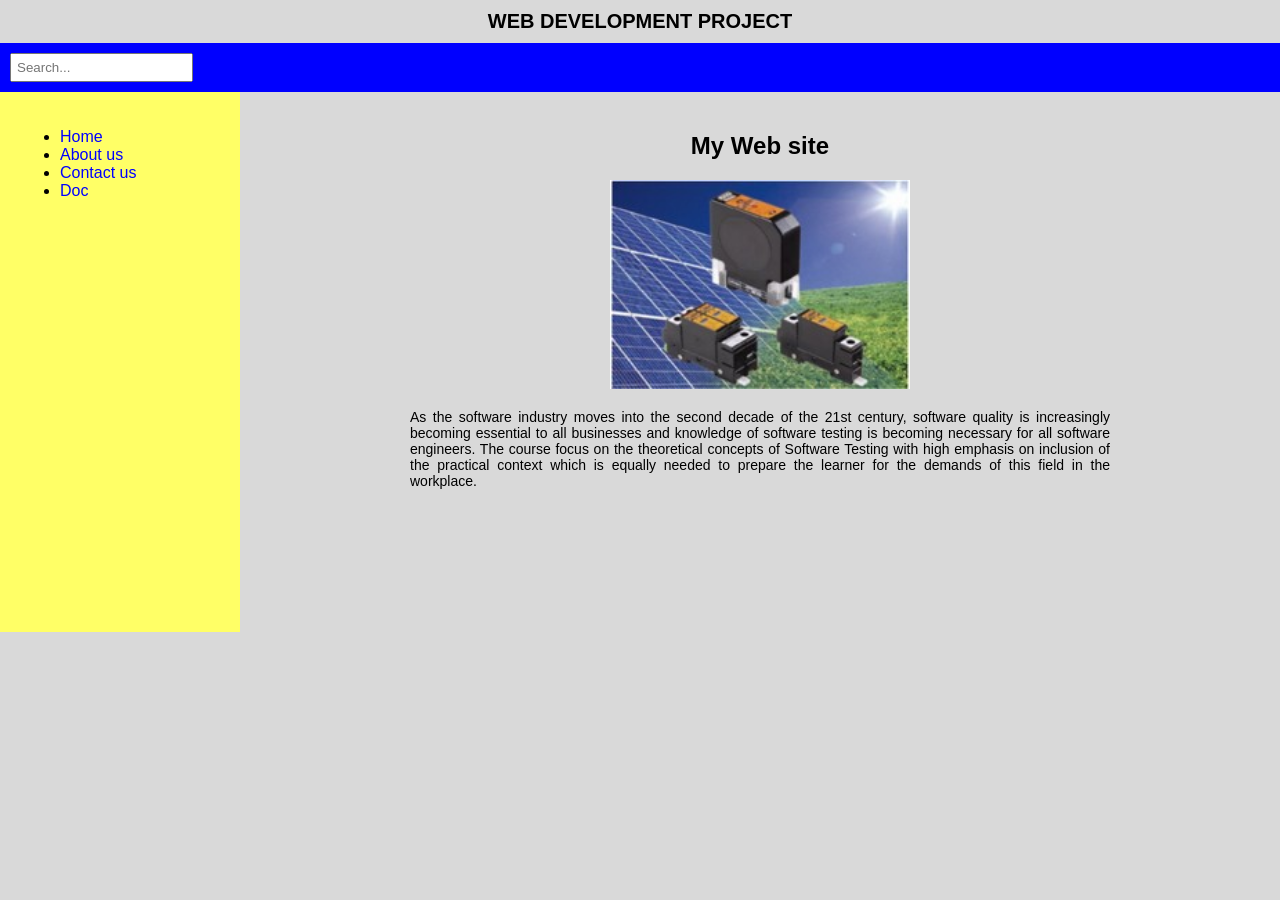
<file: project1/index.html>
<!DOCTYPE html>
<html>
<head>
    <title>Web Development Project</title>

    <style>
        body {
            margin: 0;
            font-family: Arial, sans-serif;
            background-color: #d9d9d9;
        }

        /* Header */
        .header {
            text-align: center;
            padding: 10px;
            font-weight: bold;
            font-size: 20px;
        }

        /* Top blue bar */
        .topbar {
            background-color: blue;
            padding: 10px;
        }

        .topbar input {
            padding: 5px;
        }

        /* Layout */
        .container {
            display: flex;
        }

        /* Left menu */
        .sidebar {
            width: 200px;
            background-color: #ffff66;
            padding: 20px;
            height: 500px;
        }

        .sidebar ul {
            list-style-type: disc;
        }

        .sidebar a {
            text-decoration: none;
            color: blue;
        }

        /* Main content */
        .content {
            padding: 20px;
            flex: 1;
        }

        .content h2 {
            text-align: center;
        }

        .content img {
            display: block;
            margin: 20px auto;
            width: 300px;
        }

        .content p {
            width: 70%;
            margin: auto;
            font-size: 14px;
            text-align: justify;
        }

    </style>

</head>
<body>

    <!-- Header -->
    <div class="header">
        WEB DEVELOPMENT PROJECT
    </div>

    <!-- Blue bar -->
    <div class="topbar">
        <input type="text" placeholder="Search...">
    </div>

    <!-- Main layout -->
    <div class="container">

        <!-- Sidebar -->
        <div class="sidebar">
            <ul>
                <li><a href="#">Home</a></li>
                <li><a href="#">About us</a></li>
                <li><a href="#">Contact us</a></li>
                <li><a href="#">Doc</a></li>
            </ul>
        </div>

        <!-- Content -->
        <div class="content">
            <h2>My Web site</h2>

            <img src="pic.jpg">

            <p>
                As the software industry moves into the second decade of the 21st century, 
                software quality is increasingly becoming essential to all businesses and 
                knowledge of software testing is becoming necessary for all software engineers. 
                The course focus on the theoretical concepts of Software Testing with high 
                emphasis on inclusion of the practical context which is equally needed to 
                prepare the learner for the demands of this field in the workplace.
            </p>
        </div>

    </div>

</body>
</html>
</file>
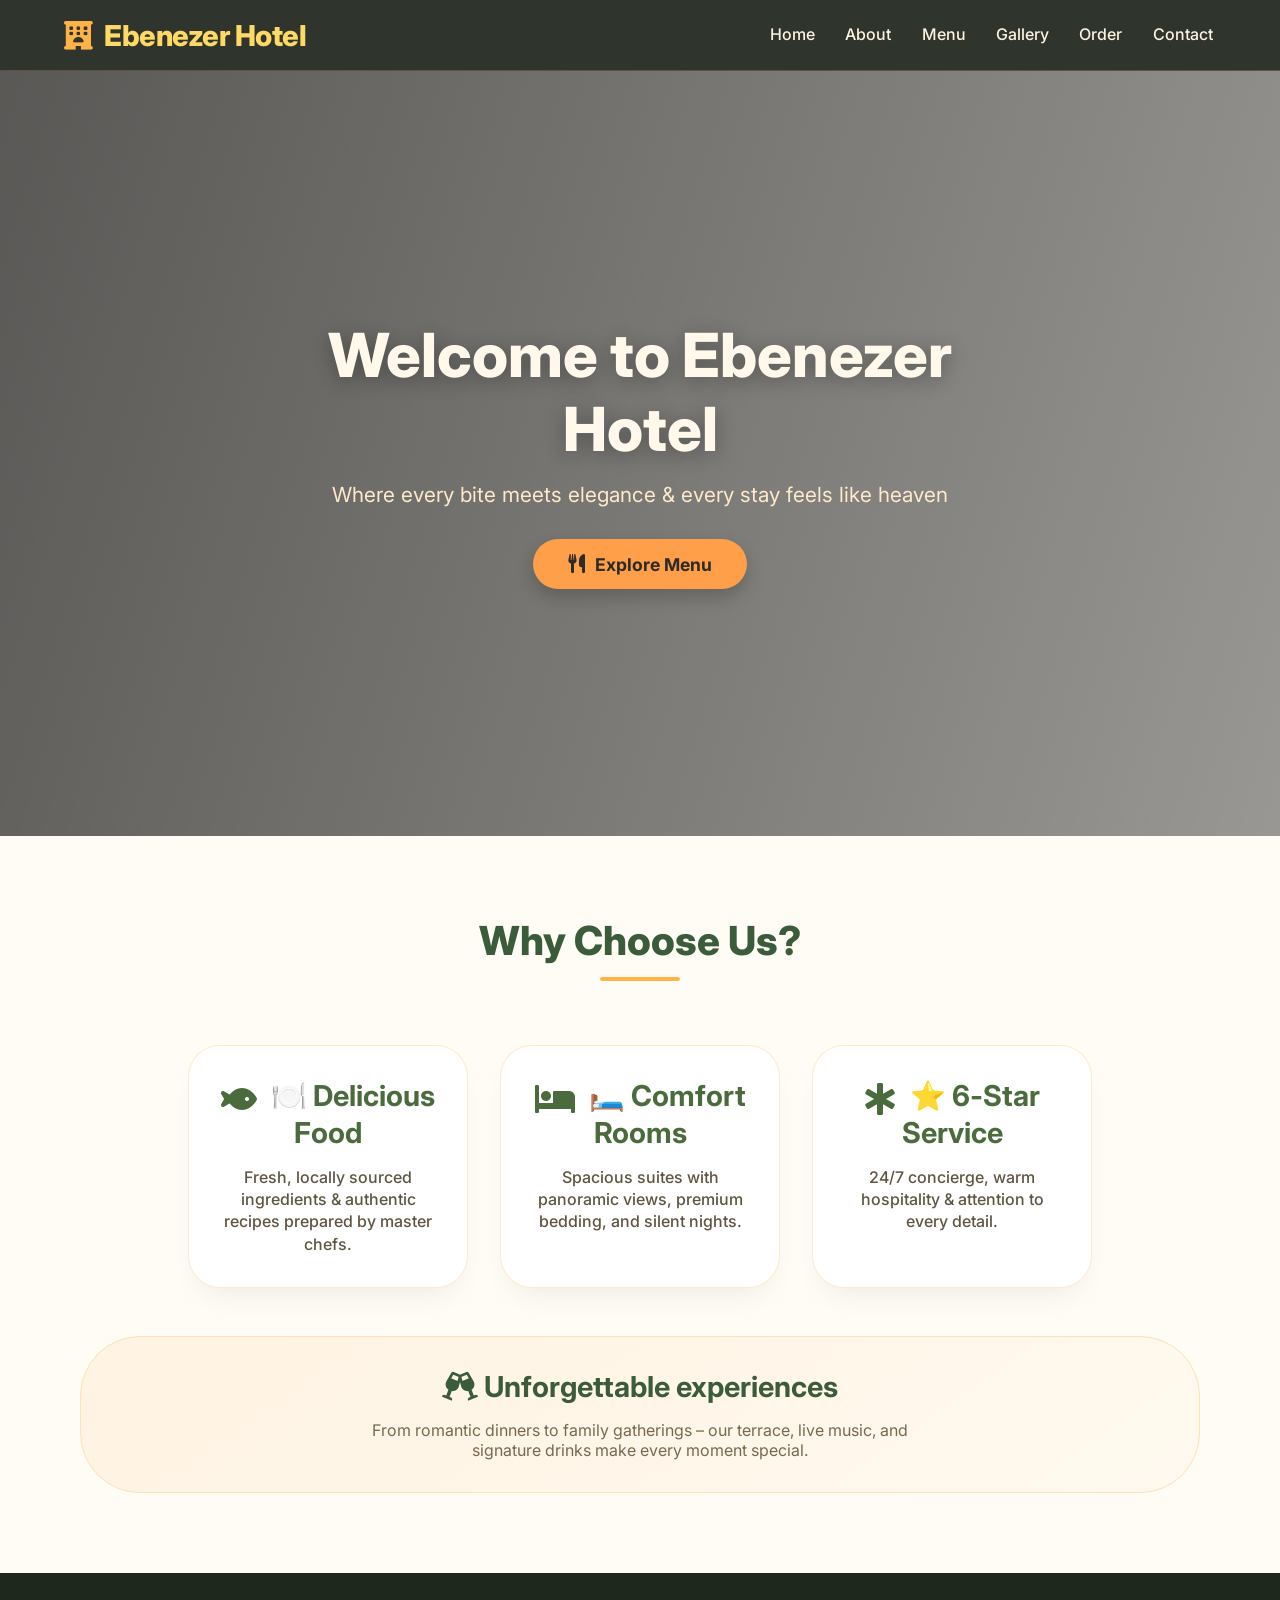
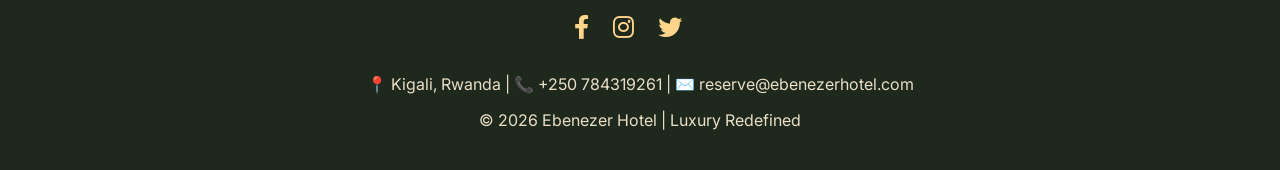
<file: project3/index.html>
<!DOCTYPE html>
<html lang="en">
<head>
  <meta charset="UTF-8">
  <meta name="viewport" content="width=device-width, initial-scale=1.0, user-scalable=yes">
  <title>Ebenezer Hotel | Luxury & Comfort</title>
  <!-- Google Fonts & Font Awesome Icons -->
  <link href="https://fonts.googleapis.com/css2?family=Inter:opsz,wght@14..32,300;14..32,400;14..32,600;14..32,700;14..32,800&display=swap" rel="stylesheet">
  <link rel="stylesheet" href="https://cdnjs.cloudflare.com/ajax/libs/font-awesome/6.0.0-beta3/css/all.min.css">
  <style>
    * {
      margin: 0;
      padding: 0;
      box-sizing: border-box;
    }

    body {
      font-family: 'Inter', sans-serif;
      background: #fefcf5;
      color: #2e2a24;
      scroll-behavior: smooth;
    }

    /* ----- GLASS NAVBAR (sticky) ----- */
    .navbar {
      display: flex;
      justify-content: space-between;
      align-items: center;
      padding: 1rem 5%;
      background: rgba(30, 35, 28, 0.92);
      backdrop-filter: blur(12px);
      position: sticky;
      top: 0;
      z-index: 1000;
      transition: all 0.3s ease;
      border-bottom: 1px solid rgba(255, 215, 150, 0.2);
    }

    .logo {
      font-size: 1.8rem;
      font-weight: 800;
      color: #ffd966;
      letter-spacing: -0.5px;
    }
    .logo i {
      color: #ffb347;
      margin-right: 6px;
    }

    .nav-links {
      display: flex;
      gap: 1.5rem;
      align-items: center;
      flex-wrap: wrap;
    }

    .nav-links a {
      color: #fef3e2;
      text-decoration: none;
      font-weight: 500;
      font-size: 1rem;
      transition: 0.2s;
      padding: 0.5rem 0.2rem;
      border-bottom: 2px solid transparent;
    }

    .nav-links a:hover {
      color: #ffcd7e;
      border-bottom-color: #ffb347;
    }

    /* mobile menu toggle (hidden on desktop) */
    .menu-toggle {
      display: none;
      font-size: 1.8rem;
      color: #ffd966;
      cursor: pointer;
    }

    /* ----- HERO SECTION (cinematic) ----- */
    .hero {
      min-height: 85vh;
      background: linear-gradient(107deg, rgba(0,0,0,0.65) 0%, rgba(0,0,0,0.4) 100%), 
                  url('https://images.pexels.com/photos/258154/pexels-photo-258154.jpeg?auto=compress&cs=tinysrgb&w=1600') center/cover no-repeat;
      display: flex;
      align-items: center;
      justify-content: center;
      text-align: center;
      position: relative;
    }

    .hero-text {
      max-width: 800px;
      padding: 2rem;
      animation: fadeUp 1s ease-out;
    }

    .hero-text h1 {
      font-size: 3.8rem;
      font-weight: 800;
      color: #fff8eb;
      text-shadow: 0 4px 20px rgba(0,0,0,0.3);
      margin-bottom: 1rem;
    }

    .hero-text p {
      font-size: 1.3rem;
      color: #fdeacb;
      margin-bottom: 2rem;
      font-weight: 400;
    }

    .btn {
      display: inline-flex;
      align-items: center;
      gap: 10px;
      background: #ff9f4a;
      color: #2c2b26;
      padding: 0.9rem 2.2rem;
      border-radius: 50px;
      font-weight: 700;
      font-size: 1.1rem;
      text-decoration: none;
      transition: 0.25s;
      box-shadow: 0 8px 18px rgba(0,0,0,0.2);
      border: none;
    }

    .btn i {
      font-size: 1.2rem;
    }

    .btn:hover {
      background: #ffb45e;
      transform: translateY(-3px);
      box-shadow: 0 15px 25px rgba(0,0,0,0.2);
    }

    /* ----- container & features section ----- */
    .container {
      width: 90%;
      max-width: 1280px;
      margin: 5rem auto;
      padding: 0 1rem;
    }

    .section-title {
      text-align: center;
      font-size: 2.5rem;
      font-weight: 800;
      color: #3b5c3a;
      margin-bottom: 2rem;
      position: relative;
      display: inline-block;
      width: 100%;
    }

    .section-title:after {
      content: '';
      display: block;
      width: 80px;
      height: 4px;
      background: #ffb347;
      margin: 12px auto 0;
      border-radius: 4px;
    }

    .cards {
      display: flex;
      flex-wrap: wrap;
      justify-content: center;
      gap: 2rem;
      margin-top: 2rem;
    }

    .card {
      background: #ffffffea;
      backdrop-filter: blur(4px);
      border-radius: 32px;
      padding: 2rem 1.8rem;
      width: 280px;
      text-align: center;
      transition: all 0.35s cubic-bezier(0.2, 0.9, 0.4, 1.1);
      box-shadow: 0 15px 30px -12px rgba(0,0,0,0.08);
      border: 1px solid rgba(255, 200, 120, 0.4);
    }

    .card:hover {
      transform: translateY(-12px);
      box-shadow: 0 25px 40px -12px rgba(0,0,0,0.2);
      border-color: #ffc46b;
    }

    .card h3 {
      font-size: 1.8rem;
      margin-bottom: 1rem;
      color: #4a6b3c;
    }

    .card p {
      color: #5f5542;
      font-weight: 500;
      line-height: 1.4;
    }

    /* floating icon effect */
    .card h3 i {
      margin-right: 8px;
      font-size: 2rem;
      vertical-align: middle;
    }

    /* extra decorative element – gallery preview or subtle stats */
    .ambiance {
      background: linear-gradient(145deg, #fff3e2, #fff9ef);
      border-radius: 60px;
      margin: 3rem auto;
      padding: 2rem 2rem;
      text-align: center;
      border: 1px solid #ffe1b3;
    }
    .ambiance h3 {
      font-size: 1.8rem;
      color: #3b5c3a;
    }
    .ambiance p {
      max-width: 600px;
      margin: 1rem auto 0;
      color: #7a684e;
    }

    /* footer (modern with socials) */
    .footer {
      background: #1e281c;
      color: #e9dfc7;
      text-align: center;
      padding: 2.5rem 1rem;
      margin-top: 3rem;
    }

    .footer-content {
      max-width: 1200px;
      margin: 0 auto;
      display: flex;
      flex-direction: column;
      gap: 1rem;
    }

    .social-icons {
      display: flex;
      justify-content: center;
      gap: 1.5rem;
      margin-bottom: 1rem;
    }

    .social-icons a {
      color: #ffd58c;
      font-size: 1.5rem;
      transition: 0.2s;
    }

    .social-icons a:hover {
      color: #ffb347;
      transform: scale(1.1);
    }

    /* animations */
    @keyframes fadeUp {
      0% {
        opacity: 0;
        transform: translateY(30px);
      }
      100% {
        opacity: 1;
        transform: translateY(0);
      }
    }

    /* responsiveness */
    @media (max-width: 850px) {
      .navbar {
        padding: 0.8rem 5%;
      }
      .nav-links {
        gap: 1rem;
      }
      .hero-text h1 {
        font-size: 2.5rem;
      }
      .hero-text p {
        font-size: 1.1rem;
      }
      .section-title {
        font-size: 2rem;
      }
    }

    @media (max-width: 680px) {
      .menu-toggle {
        display: block;
      }
      .nav-links {
        position: fixed;
        top: 70px;
        left: -100%;
        flex-direction: column;
        background: #2c3e2fe6;
        backdrop-filter: blur(14px);
        width: 70%;
        height: calc(100vh - 70px);
        padding: 2rem 1.5rem;
        transition: 0.3s;
        gap: 1.8rem;
        border-radius: 0 28px 28px 0;
        box-shadow: 5px 0 20px rgba(0,0,0,0.2);
      }
      .nav-links.active {
        left: 0;
      }
      .nav-links a {
        font-size: 1.2rem;
        width: 100%;
        text-align: center;
        padding: 0.6rem;
      }
      .cards {
        gap: 1.5rem;
      }
      .card {
        width: 100%;
        max-width: 320px;
      }
    }

    /* small button for mobile CTA */
    @media (max-width: 480px) {
      .btn {
        padding: 0.7rem 1.5rem;
        font-size: 1rem;
      }
      .hero-text h1 {
        font-size: 2rem;
      }
    }
  </style>
</head>
<body>

<!-- NAVBAR with hamburger for mobile -->
<div class="navbar">
  <div class="logo">
    <i class="fas fa-hotel"></i> Ebenezer Hotel
  </div>
  <div class="menu-toggle" id="mobile-menu">
    <i class="fas fa-bars"></i>
  </div>
  <div class="nav-links" id="nav-links">
    <a href="index.html">Home</a>
    <a href="about.html">About</a>
    <a href="menu.html">Menu</a>
    <a href="gallery.html">Gallery</a>
    <a href="order.php">Order</a>
    <a href="contact.php">Contact</a>
  </div>
</div>

<!-- HERO SECTION (improved visual) -->
<div class="hero">
  <div class="hero-text">
    <h1>Welcome to Ebenezer Hotel</h1>
    <p>Where every bite meets elegance & every stay feels like heaven</p>
    <a href="menu.html" class="btn">
      <i class="fas fa-utensils"></i> Explore Menu
    </a>
  </div>
</div>

<!-- FEATURES SECTION (Why Choose Us) -->
<div class="container">
  <h2 class="section-title">Why Choose Us?</h2>
  <div class="cards">
    <div class="card">
      <h3><i class="fas fa-fish"></i> 🍽️ Delicious Food</h3>
      <p>Fresh, locally sourced ingredients & authentic recipes prepared by master chefs.</p>
    </div>
    <div class="card">
      <h3><i class="fas fa-bed"></i> 🛏️ Comfort Rooms</h3>
      <p>Spacious suites with panoramic views, premium bedding, and silent nights.</p>
    </div>
    <div class="card">
      <h3><i class="fas fa-star-of-life"></i> ⭐ 6‑Star Service</h3>
      <p>24/7 concierge, warm hospitality & attention to every detail.</p>
    </div>
  </div>

  <!-- small extra charm: call to action / testimonial vibe -->
  <div class="ambiance">
    <h3><i class="fas fa-glass-cheers"></i> Unforgettable experiences</h3>
    <p>From romantic dinners to family gatherings – our terrace, live music, and signature drinks make every moment special.</p>
  </div>
</div>

<!-- FOOTER with social links & copyright -->
<div class="footer">
  <div class="footer-content">
    <div class="social-icons">
      <a href="#" aria-label="Facebook"><i class="fab fa-facebook-f"></i></a>
      <a href="#" aria-label="Instagram"><i class="fab fa-instagram"></i></a>
      <a href="#" aria-label="Twitter"><i class="fab fa-twitter"></i></a>
      <a href="#" aria-label="Tripadvisor"><i class="fab fa-tripadvisor"></i></a>
    </div>
    <p>📍 Kigali, Rwanda | 📞 +250 784319261 | ✉️ reserve@ebenezerhotel.com</p>
    <p>© 2026 Ebenezer Hotel | Luxury Redefined</p>
  </div>
</div>

<!-- simple mobile menu toggle script -->
<script>
  const menuToggle = document.getElementById('mobile-menu');
  const navLinks = document.getElementById('nav-links');

  menuToggle.addEventListener('click', () => {
    navLinks.classList.toggle('active');
  });

  // Close mobile menu when a link is clicked
  const navItems = navLinks.querySelectorAll('a');
  navItems.forEach(link => {
    link.addEventListener('click', () => {
      navLinks.classList.remove('active');
    });
  });

  // optional: smooth scroll for anchor links (if any)
  document.querySelectorAll('a[href^="#"]').forEach(anchor => {
    anchor.addEventListener('click', function(e) {
      const targetId = this.getAttribute('href');
      if (targetId !== "#" && targetId !== "") {
        const targetElem = document.querySelector(targetId);
        if (targetElem) {
          e.preventDefault();
          targetElem.scrollIntoView({ behavior: 'smooth' });
        }
      }
    });
  });
</script>
</body>
</html>
</file>
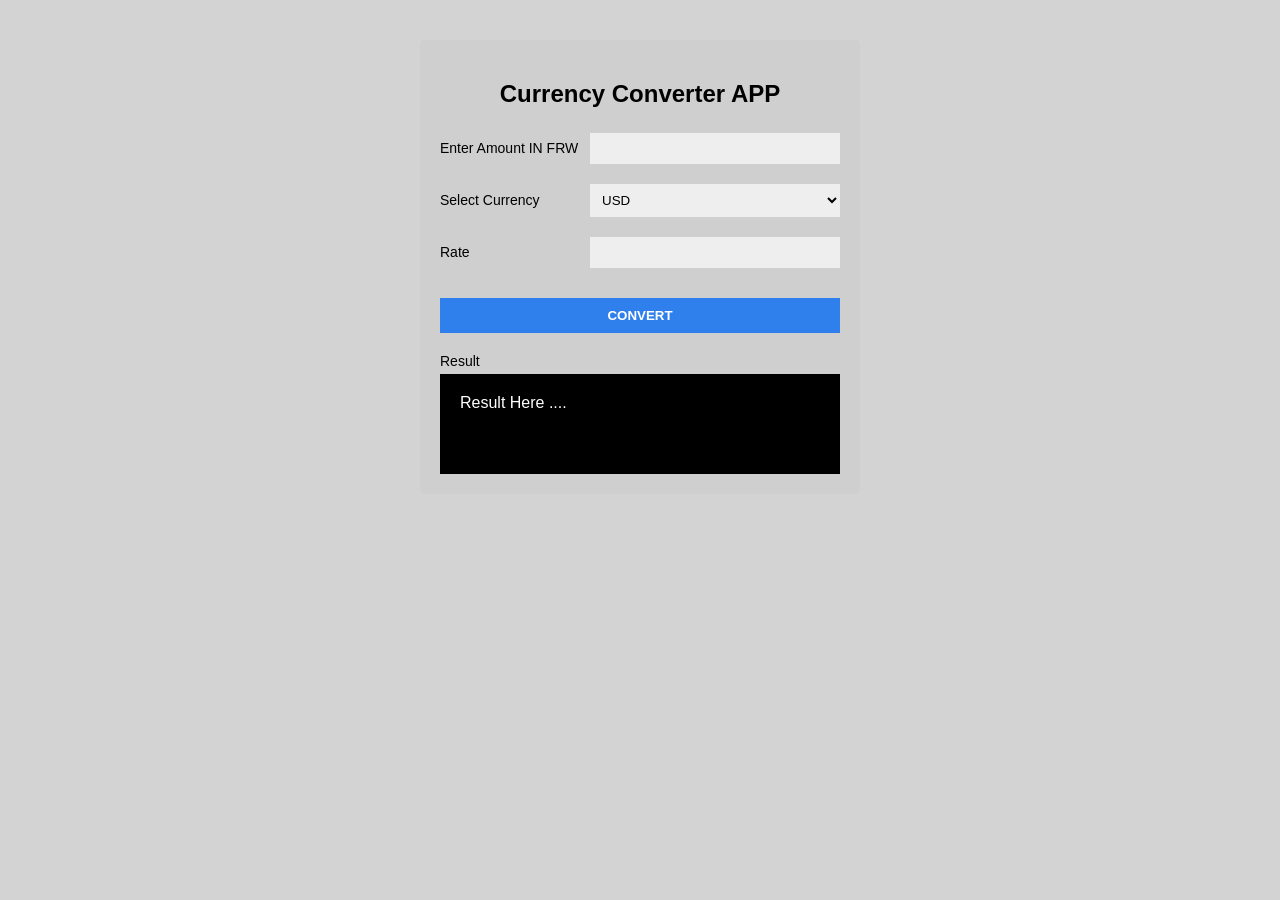
<file: Project 4/Convert.html>
<!DOCTYPE html>
<html>
<head>
    <title>Currency Converter APP</title>
    <style>
        body {
            background: #d3d3d3;
            font-family: Arial, sans-serif;
        }

        .container {
            width: 400px;
            margin: 40px auto;
            background: #cfcfcf;
            padding: 20px;
            border-radius: 5px;
        }

        h2 {
            text-align: center;
            margin-bottom: 25px;
        }

        .row {
            display: flex;
            align-items: center;
            margin-bottom: 20px;
        }

        .row label {
            width: 150px;
            font-size: 14px;
        }

        .row input,
        .row select {
            flex: 1;
            padding: 8px;
            border: none;
            background: #eee;
        }

        button {
            width: 100%;
            padding: 10px;
            background: #2f80ed;
            color: white;
            border: none;
            font-weight: bold;
            cursor: pointer;
            margin-top: 10px;
        }

        .result-label {
            margin-top: 20px;
            font-size: 14px;
        }

        .result-box {
            background: black;
            color: white;
            padding: 20px;
            margin-top: 5px;
            height: 60px;
        }
    </style>
</head>

<body>

<div class="container">
    <h2>Currency Converter APP</h2>

    <div class="row">
        <label>Enter Amount IN FRW</label>
        <input type="number" id="amount">
    </div>

    <div class="row">
        <label>Select Currency</label>
        <select id="currency">
            <option value="USD">USD</option>
            <option value="EUR">EURO</option>
        </select>
    </div>

    <div class="row">
        <label>Rate</label>
        <input type="number" id="rate">
    </div>

    <button onclick="convert()">CONVERT</button>

    <div class="result-label">Result</div>
    <div class="result-box" id="result">Result Here ....</div>
</div>

<script>
function convert() {
    let amount = parseFloat(document.getElementById("amount").value);
    let rate = parseFloat(document.getElementById("rate").value);
    let currency = document.getElementById("currency").value;

    if (isNaN(amount) || isNaN(rate) || rate <= 0) {
        document.getElementById("result").innerHTML = "Invalid input";
        return;
    }

    let result = amount / rate;

    if (currency === "USD") {
        document.getElementById("result").innerHTML = result.toFixed(2) + " USD";
    } else {
        document.getElementById("result").innerHTML = result.toFixed(2) + " EURO";
    }
}
</script>

</body>
</html>
</file>
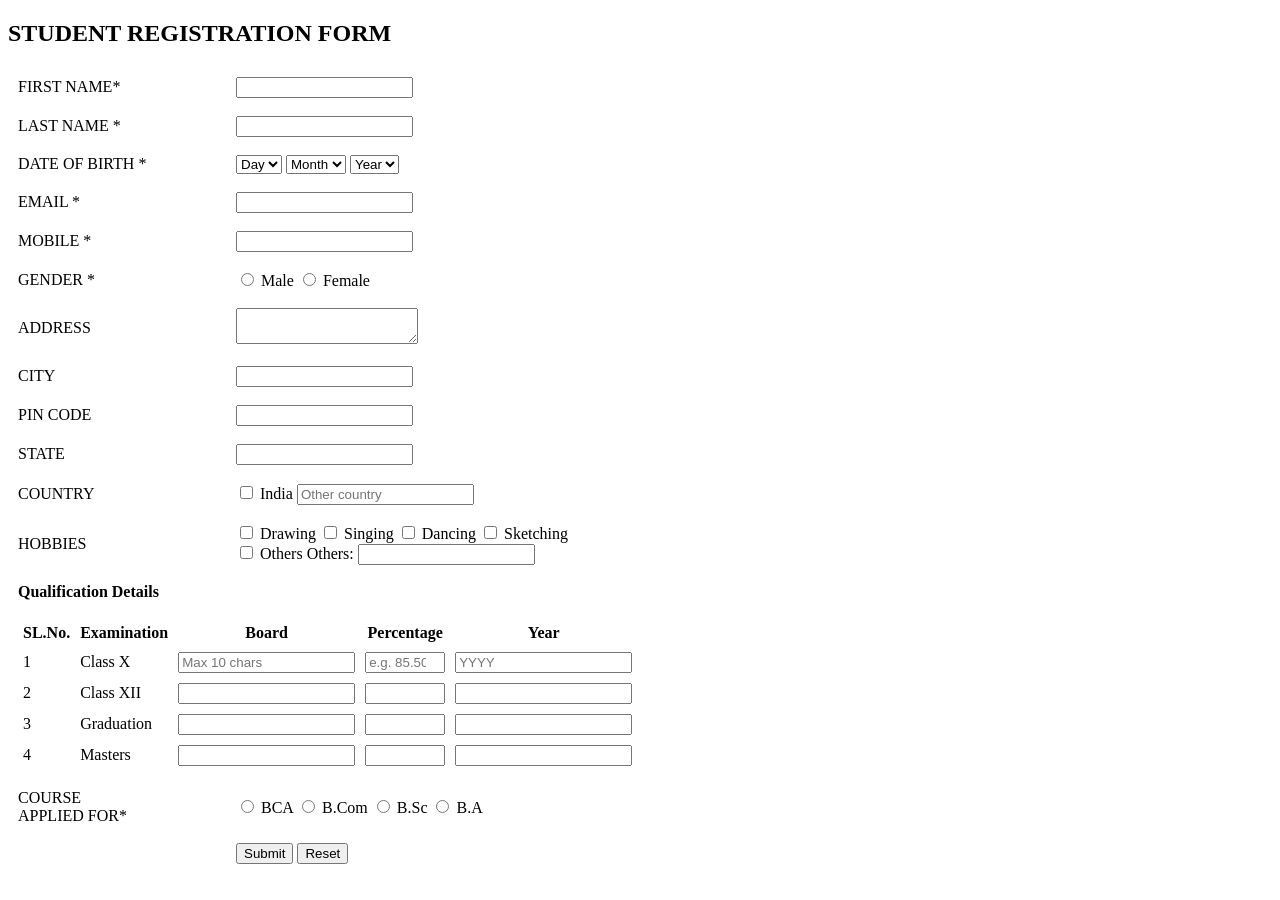
<file: project2/project2.html>
<!DOCTYPE html>
<html lang="en">
<head>
  <meta charset="UTF-8">
  <title>Student Registration Form</title>
</head>
<body>

<h2>STUDENT REGISTRATION FORM</h2>

<form method="post" action="insert.php">

<table cellpadding="8">

<tr>
  <td width="200" align="left">FIRST NAME*</td>
  <td><input type="text"></td>
</tr>

<tr>
  <td align="left">LAST NAME *</td>
  <td><input type="text"></td>
</tr>

<tr>
  <td align="left">DATE OF BIRTH *</td>
  <td>
    <select><option>Day</option></select>
    <select><option>Month</option></select>
    <select><option>Year</option></select>
  </td>
</tr>

<tr>
  <td align="left">EMAIL *</td>
  <td><input type="email"></td>
</tr>

<tr>
  <td align="left">MOBILE *</td>
  <td><input type="tel"></td>
</tr>

<tr>
  <td align="left">GENDER *</td>
  <td>
    <input type="radio" name="gender"> Male
    <input type="radio" name="gender"> Female
  </td>
</tr>

<tr>
  <td align="left">ADDRESS</td>
  <td><textarea></textarea></td>
</tr>

<tr>
  <td align="left">CITY</td>
  <td><input type="text"></td>
</tr>

<tr>
  <td align="left">PIN CODE</td>
  <td><input type="text"></td>
</tr>

<tr>
  <td align="left">STATE</td>
  <td><input type="text"></td>
</tr>

<tr>
  <td align="left">COUNTRY</td>
  <td>
    <input type="checkbox"> India
    <input type="text" placeholder="Other country">
  </td>
</tr>

<tr>
  <td align="left">HOBBIES</td>
  <td>
    <input type="checkbox"> Drawing
    <input type="checkbox"> Singing
    <input type="checkbox"> Dancing
    <input type="checkbox"> Sketching<br>
    <input type="checkbox" id="Checkbox"> Others
    <label for="Checkbox">Others:</label>
    <input type="text" placeholder="">
  </td>
</tr>

<!-- ✅ QUALIFICATION SECTION TITLE -->
<tr>
  <td colspan="2"><b>Qualification Details</b></td>
</tr>

<!-- ✅ QUALIFICATION TABLE INSIDE -->
<tr>
  <td colspan="2">
    <table border="0" width="100%" cellpadding="5" cellspacing="0">
        <tr>
          <th>SL.No.</th>
          <th>Examination</th>
          <th>Board</th>
          <th>Percentage</th>
          <th>Year</th>
        </tr>
        <tr>
          <td>1</td>
          <td>Class X</td>
          <td><input type="text" maxlength="10" placeholder="Max 10 chars"></td>
          <td><input type="number" step="0.01" min="0" max="100" placeholder="e.g. 85.50"></td>
          <td><input type="text" maxlength="4" placeholder="YYYY"></td>
        </tr>
        <tr>
          <td>2</td>
          <td>Class XII</td>
          <td><input type="text" maxlength="10"></td>
          <td><input type="number" step="0.01" min="0" max="100"></td>
          <td><input type="text" maxlength="4"></td>
        </tr>
        <tr>
          <td>3</td>
          <td>Graduation</td>
          <td><input type="text" maxlength="10"></td>
          <td><input type="number" step="0.01" min="0" max="100"></td>
          <td><input type="text" maxlength="4"></td>
        </tr>
      
        <tr>
          <td>4</td>
          <td>Masters</td>
          <td><input type="text" maxlength="10"></td>
          <td><input type="number" step="0.01" min="0" max="100"></td>
          <td><input type="text" maxlength="4"></td>
        </tr>
      </table>
      
  </td>
</tr>

<tr>
  <td align="left">COURSE <br> APPLIED FOR*</td>
  <td>
    <input type="radio" name="course"> BCA
    <input type="radio" name="course"> B.Com
    <input type="radio" name="course"> B.Sc
    <input type="radio" name="course"> B.A
  </td>
</tr>

<tr>
  <td></td>
  <td>
    <button type="submit">Submit</button>
    <button type="reset">Reset</button>
  </td>
</tr>

</table>

</form>

</body>
</html>
</file>
